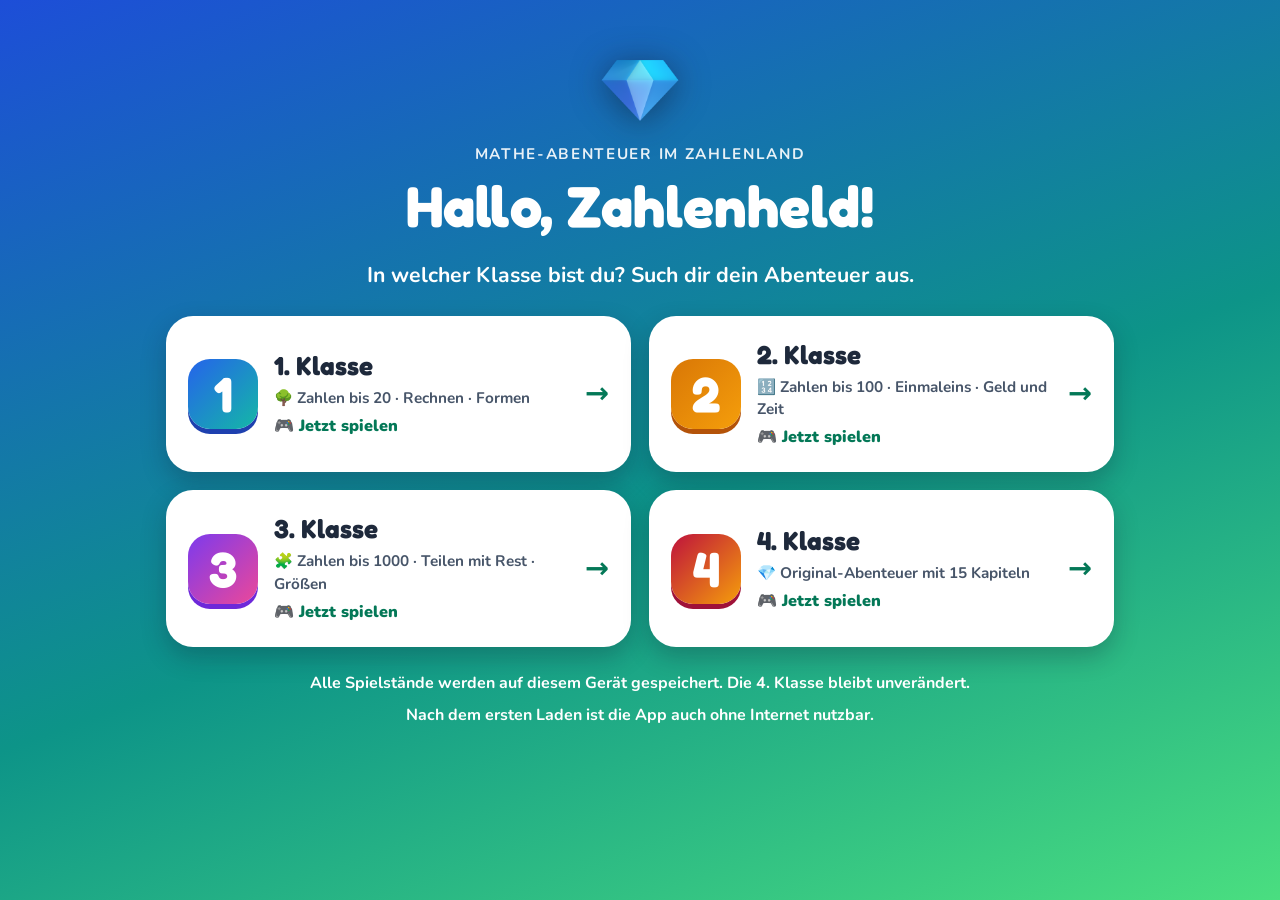
<file: index.html>
<!doctype html>
<html lang="de">
<head>
  <meta charset="utf-8">
  <meta name="viewport" content="width=device-width,initial-scale=1,viewport-fit=cover">
  <meta name="theme-color" content="#1e6fd9">
  <meta name="apple-mobile-web-app-capable" content="yes">
  <meta name="apple-mobile-web-app-title" content="Mathe-Abenteuer">
  <meta name="description" content="Mathe-Abenteuer für Klasse 1 bis 4.">
  <title>Mathe-Abenteuer · Wähle deine Klasse</title>
  <link rel="manifest" href="manifest.json">
  <link rel="icon" href="img/e/gem_stone.png">
  <link rel="apple-touch-icon" href="img/e/gem_stone.png">
  <link rel="stylesheet" href="grades/launcher.css?v=17">
</head>
<body>
  <main class="shell">
    <header class="hero">
      <img src="img/e/gem_stone.png" alt="" width="88" height="88">
      <p class="eyebrow">MATHE-ABENTEUER IM ZAHLENLAND</p>
      <h1>Hallo, Zahlenheld!</h1>
      <p>In welcher Klasse bist du? Such dir dein Abenteuer aus.</p>
    </header>
    <section class="grid" aria-label="Klasse auswählen">
      <a class="grade open" href="klasse1.html">
        <span class="number">1</span><span class="info"><strong>1. Klasse</strong><small>🌳 Zahlen bis 20 · Rechnen · Formen</small><em>🎮 Jetzt spielen</em></span>
        <span class="arrow" aria-hidden="true">→</span>
      </a>
      <a class="grade open" href="klasse2.html">
        <span class="number">2</span><span class="info"><strong>2. Klasse</strong><small>🔢 Zahlen bis 100 · Einmaleins · Geld und Zeit</small><em>🎮 Jetzt spielen</em></span>
        <span class="arrow" aria-hidden="true">→</span>
      </a>
      <a class="grade open" href="klasse3.html">
        <span class="number">3</span><span class="info"><strong>3. Klasse</strong><small>🧩 Zahlen bis 1000 · Teilen mit Rest · Größen</small><em>🎮 Jetzt spielen</em></span>
        <span class="arrow" aria-hidden="true">→</span>
      </a>
      <a class="grade open" href="klasse4.html">
        <span class="number">4</span><span class="info"><strong>4. Klasse</strong><small>💎 Original-Abenteuer mit 15 Kapiteln</small><em>🎮 Jetzt spielen</em></span>
        <span class="arrow" aria-hidden="true">→</span>
      </a>
    </section>
    <footer><p>Alle Spielstände werden auf diesem Gerät gespeichert. Die 4. Klasse bleibt unverändert.</p>
      <p id="offline">Nach dem ersten Laden ist die App auch ohne Internet nutzbar.</p></footer>
  </main>
  <script>
    if ('serviceWorker' in navigator) {
      navigator.serviceWorker.register('sw.js', {updateViaCache:'none'})
        .then(function(r){r.update().catch(function(){});return navigator.serviceWorker.ready;})
        .then(function(){
          var el=document.getElementById('offline');
          if(el) el.textContent='✈️ Offline vorbereitet';
        }).catch(function(){});
    }
  </script>
</body>
</html>
</file>
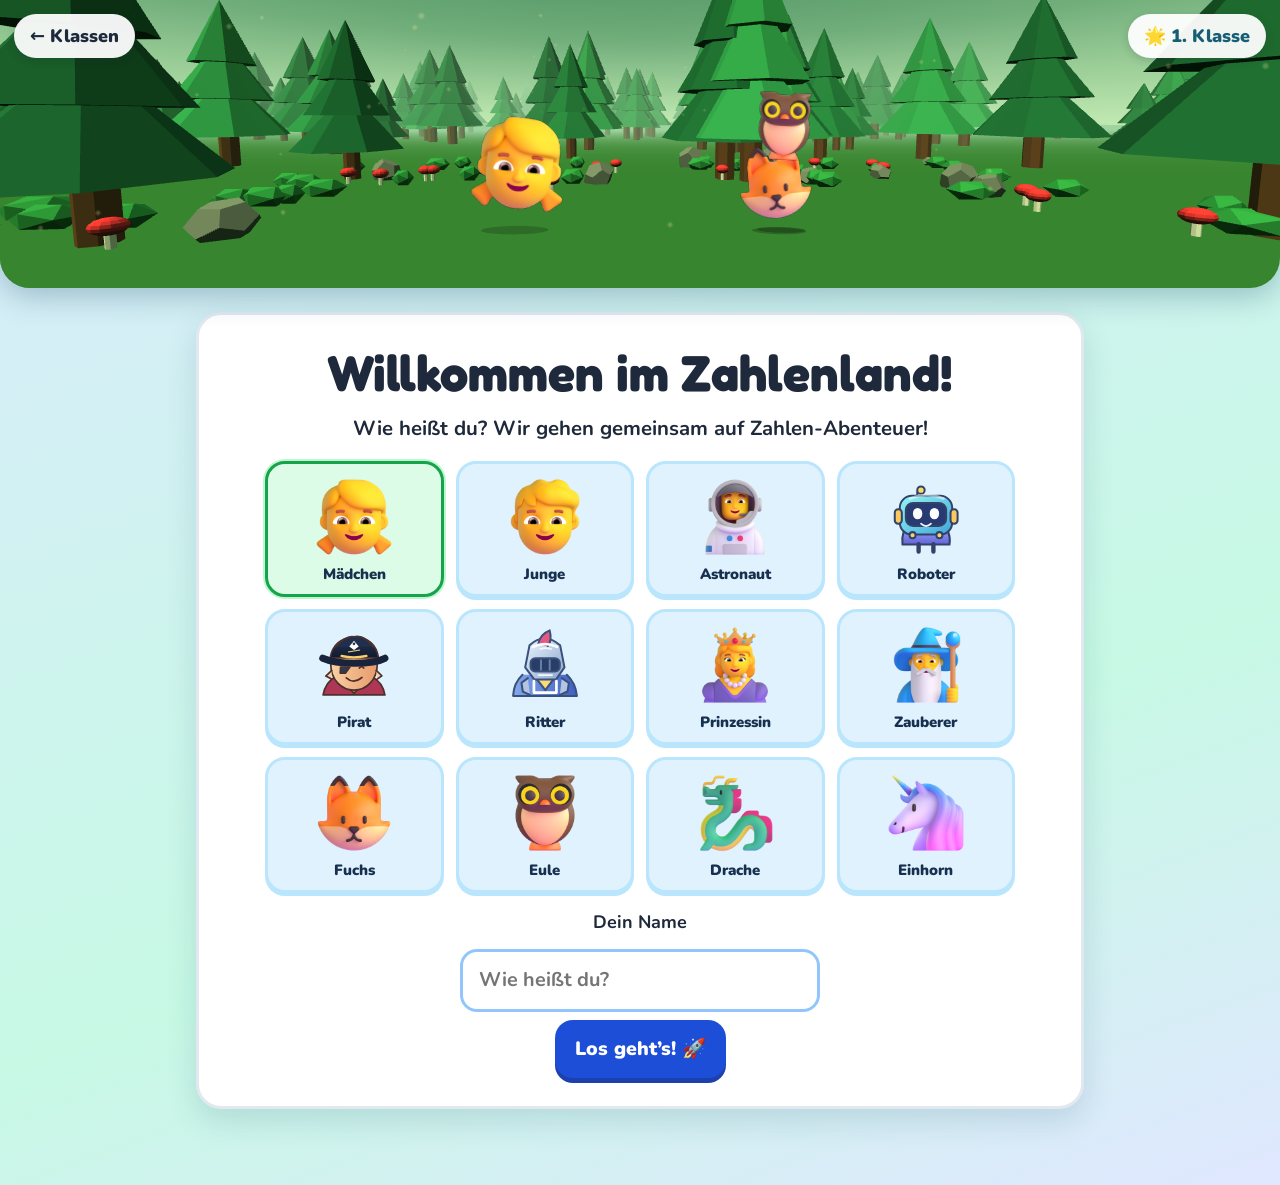
<file: klasse1.html>
<!doctype html>
<html lang="de">
<head>
  <meta charset="utf-8">
  <meta name="viewport" content="width=device-width,initial-scale=1,viewport-fit=cover">
  <meta name="theme-color" content="#2563eb">
  <meta name="apple-mobile-web-app-capable" content="yes">
  <title>Mathe-Abenteuer · 1. Klasse</title>
  <link rel="icon" href="img/e/gem_stone.png">
  <link rel="apple-touch-icon" href="img/e/gem_stone.png">
  <link rel="manifest" href="manifest.json">
  <link rel="stylesheet" href="grades/klasse1.css?v=18">
</head>
<body>
  <div class="world-stage">
    <canvas id="world" aria-hidden="true"></canvas>
    <div class="stage-ui">
      <a class="home-link" href="./" aria-label="Zur Klassenauswahl">← Klassen</a>
      <span class="grade-pill">🌟 1. Klasse</span>
    </div>
  </div>
  <main id="game" aria-live="polite">
    <noscript>Bitte JavaScript einschalten, um zu spielen.</noscript>
  </main>
  <script src="three.min.js?v=15"></script>
  <script src="world3d.js?v=15"></script>
  <script src="grades/catalog.js?v=16"></script>
  <script src="grades/klasse1.js?v=16"></script>
  <script src="grades/avatars.js?v=18"></script>
  <script src="grades/klasse1-app.js?v=18"></script>
</body>
</html>
</file>
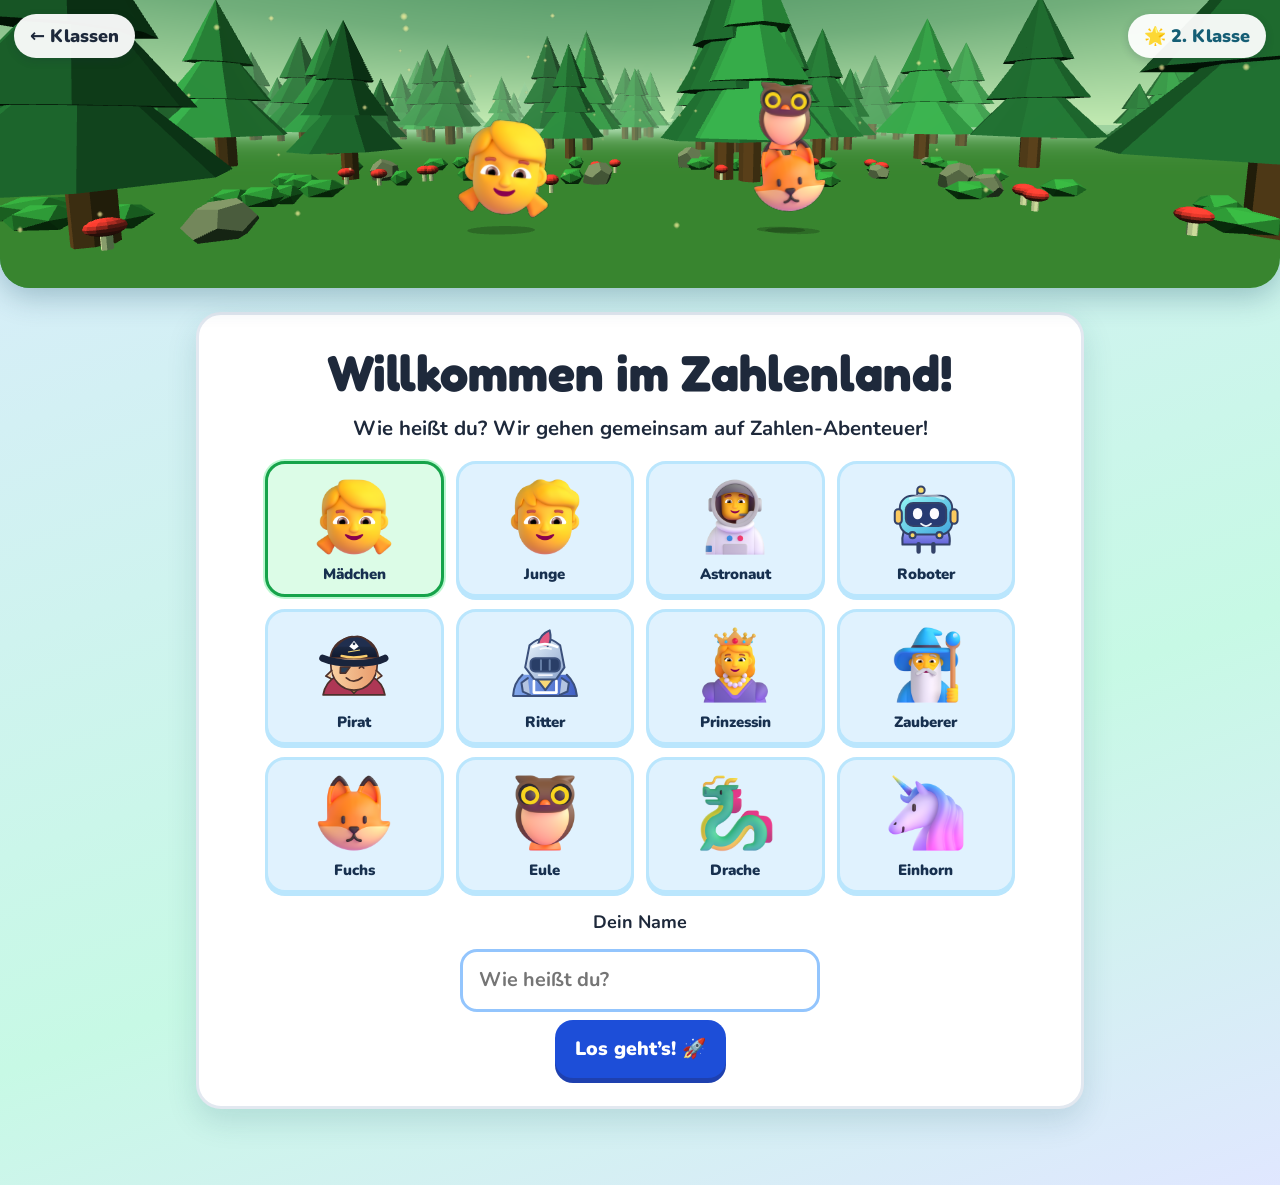
<file: klasse2.html>
<!doctype html>
<html lang="de">
<head>
  <meta charset="utf-8">
  <meta name="viewport" content="width=device-width,initial-scale=1,viewport-fit=cover">
  <meta name="theme-color" content="#0f766e">
  <meta name="apple-mobile-web-app-capable" content="yes">
  <title>Mathe-Abenteuer · 2. Klasse</title>
  <link rel="icon" href="img/e/gem_stone.png">
  <link rel="apple-touch-icon" href="img/e/gem_stone.png">
  <link rel="manifest" href="manifest.json">
  <link rel="stylesheet" href="grades/klasse1.css?v=18">
</head>
<body data-grade="2">
  <div class="world-stage">
    <canvas id="world" aria-hidden="true"></canvas>
    <div class="stage-ui">
      <a class="home-link" href="./" aria-label="Zur Klassenauswahl">← Klassen</a>
      <span class="grade-pill">🌟 2. Klasse</span>
    </div>
  </div>
  <main id="game" aria-live="polite">
    <noscript>Bitte JavaScript einschalten, um zu spielen.</noscript>
  </main>
  <script src="three.min.js?v=15"></script>
  <script src="world3d.js?v=15"></script>
  <script src="grades/catalog.js?v=17"></script>
  <script src="grades/upper-bank.js?v=17"></script>
  <script src="grades/avatars.js?v=18"></script>
  <script src="grades/upper-app.js?v=18"></script>
</body>
</html>
</file>
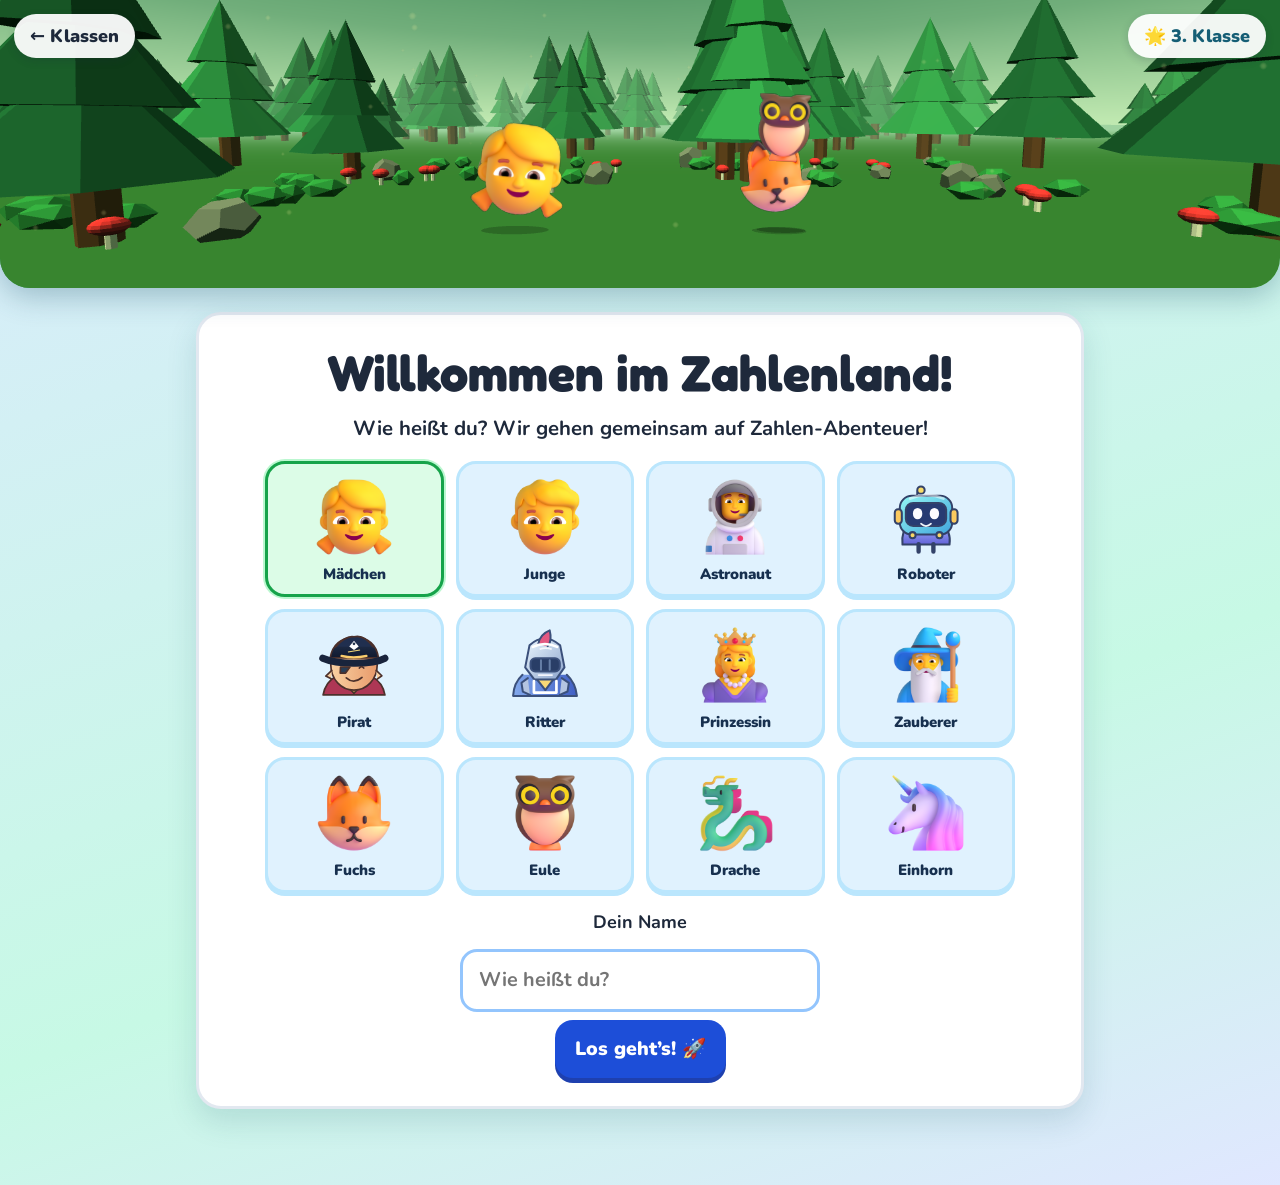
<file: klasse3.html>
<!doctype html>
<html lang="de">
<head>
  <meta charset="utf-8">
  <meta name="viewport" content="width=device-width,initial-scale=1,viewport-fit=cover">
  <meta name="theme-color" content="#7c3aed">
  <meta name="apple-mobile-web-app-capable" content="yes">
  <title>Mathe-Abenteuer · 3. Klasse</title>
  <link rel="icon" href="img/e/gem_stone.png">
  <link rel="apple-touch-icon" href="img/e/gem_stone.png">
  <link rel="manifest" href="manifest.json">
  <link rel="stylesheet" href="grades/klasse1.css?v=18">
</head>
<body data-grade="3">
  <div class="world-stage">
    <canvas id="world" aria-hidden="true"></canvas>
    <div class="stage-ui">
      <a class="home-link" href="./" aria-label="Zur Klassenauswahl">← Klassen</a>
      <span class="grade-pill">🌟 3. Klasse</span>
    </div>
  </div>
  <main id="game" aria-live="polite">
    <noscript>Bitte JavaScript einschalten, um zu spielen.</noscript>
  </main>
  <script src="three.min.js?v=15"></script>
  <script src="world3d.js?v=15"></script>
  <script src="grades/catalog.js?v=17"></script>
  <script src="grades/upper-bank.js?v=17"></script>
  <script src="grades/avatars.js?v=18"></script>
  <script src="grades/upper-app.js?v=18"></script>
</body>
</html>
</file>
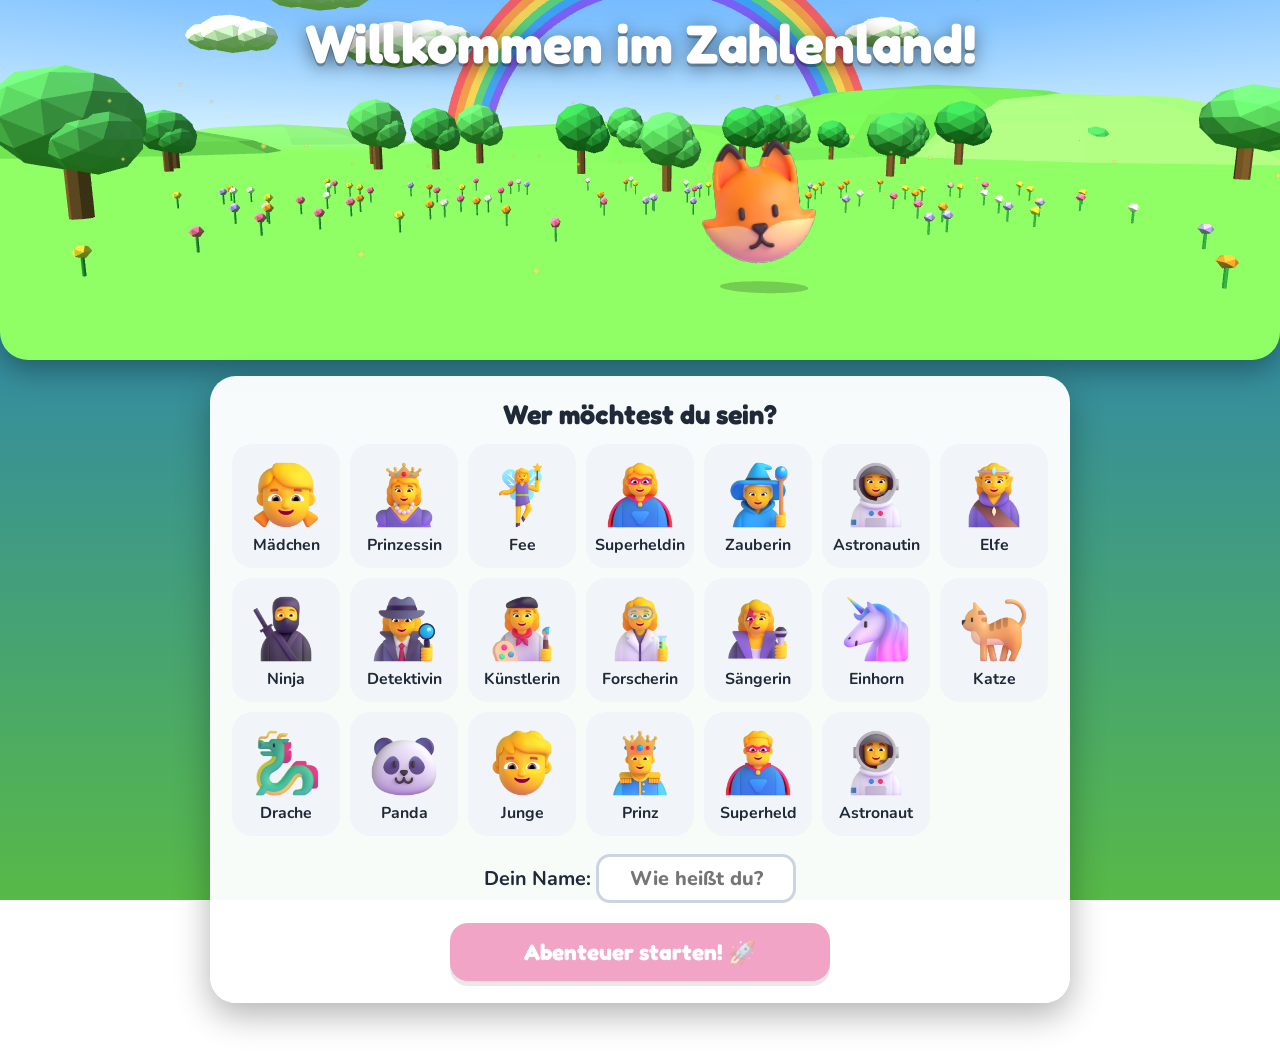
<file: klasse4.html>
<!DOCTYPE html>
<html lang="de">
<head>
<meta charset="UTF-8">
<meta name="viewport" content="width=device-width, initial-scale=1.0">
<meta name="theme-color" content="#1e6fd9">
<meta name="apple-mobile-web-app-capable" content="yes">
<title>Mathe-Abenteuer im Zahlenland</title>
<link rel="icon" href="img/e/gem_stone.png">
<link rel="apple-touch-icon" href="img/e/gem_stone.png">
<link rel="manifest" href="manifest.json">
<link rel="stylesheet" href="style.css?v=15">
</head>
<body>
<canvas id="gl"></canvas>
<div id="app"></div>
<div id="fx"></div>
<script src="three.min.js"></script>
<script src="tasks.js?v=15"></script>
<script src="tasks2.js?v=15"></script>
<script src="story.js?v=15"></script>
<script src="story2.js?v=15"></script>
<script src="world3d.js?v=15"></script>
<script src="game.js?v=15"></script>
</body>
</html>
</file>
<file: grades/launcher.css>
@font-face{font-family:Fredoka;src:url(../fonts/fredoka.woff2) format('woff2');font-display:swap}
@font-face{font-family:Nunito;src:url(../fonts/nunito.woff2) format('woff2');font-display:swap}
*{box-sizing:border-box}
html{font-size:18px;-webkit-text-size-adjust:100%}
body{min-height:100vh;min-height:100dvh;margin:0;font:700 1rem/1.45 Nunito,system-ui,-apple-system,sans-serif;color:#1e293b;background:linear-gradient(160deg,#1d4ed8,#0d9488 55%,#4ade80);background-attachment:fixed}
.shell{max-width:980px;margin:auto;padding:clamp(20px,4vw,38px) 16px 40px}
.hero{text-align:center;color:#fff;margin-bottom:25px}
.hero img{filter:drop-shadow(0 4px 16px #0f172a80);width:88px;height:88px;object-fit:contain}
.eyebrow{font-size:.85rem;letter-spacing:.11em;opacity:.9;margin:10px 0}
h1{font:900 clamp(2rem,6vw,3.2rem)/1.1 Fredoka,Nunito,sans-serif;margin:6px 0 14px}
.hero>p:last-child{font-size:1.18rem}
.grid{display:grid;grid-template-columns:repeat(2,minmax(0,1fr));gap:18px}
.grade{display:flex;gap:16px;align-items:center;background:#fff;border:4px solid #ffffffd9;border-radius:27px;text-decoration:none;color:#1e293b;box-shadow:0 10px 25px #0f172a40;padding:19px 18px;min-height:143px}
.grade.open{transition:transform .12s}
.grade.open:focus-visible{outline:5px solid #facc15;outline-offset:4px}
.grade.open:active{transform:scale(.975)}
.grade.coming{opacity:.7;border-style:dashed;cursor:default}
.number{flex:0 0 70px;width:70px;height:70px;border-radius:22px;display:grid;place-items:center;color:#fff;font:900 2.75rem Fredoka,Nunito,sans-serif;background:linear-gradient(135deg,#2563eb,#14b8a6);box-shadow:0 5px 0 #1e40af}
.grade:nth-child(2) .number{background:linear-gradient(135deg,#d97706,#f59e0b);box-shadow:0 5px 0 #b45309}
.grade:nth-child(3) .number{background:linear-gradient(135deg,#7c3aed,#ec4899);box-shadow:0 5px 0 #6d28d9}
.grade:nth-child(4) .number{background:linear-gradient(135deg,#be123c,#f59e0b);box-shadow:0 5px 0 #9f1239}
.info{flex:1;min-width:0}.info strong{font:900 1.45rem Fredoka,Nunito,sans-serif;display:block}
.info small{display:block;color:#475569;margin:6px 0;font-size:.85rem}
.info em{display:block;color:#047857;font-size:.9rem;font-style:normal;font-weight:900}
.coming .info em{color:#9a3412}
.arrow{font-size:1.6rem;color:#047857}
footer{text-align:center;color:#fff;margin-top:25px;font-size:.89rem}
footer p{margin:8px auto}
@media(max-width:720px){.grid{grid-template-columns:1fr;gap:13px}.grade{min-height:126px;padding:15px}.number{flex-basis:64px;width:64px;height:64px}}
</file>
<file: grades/klasse1.css>
@font-face{font-family:Fredoka;src:url(../fonts/fredoka.woff2) format('woff2');font-display:swap}
@font-face{font-family:Nunito;src:url(../fonts/nunito.woff2) format('woff2');font-display:swap}
:root{color-scheme:light;--ink:#1e293b;--blue:#1d4ed8;--sky:#dbeafe;--gold:#fbbf24}
*{box-sizing:border-box}
html{font-size:18px;-webkit-text-size-adjust:100%}
body{margin:0;min-height:100vh;min-height:100dvh;font:700 1rem/1.45 Nunito,system-ui,-apple-system,sans-serif;background:linear-gradient(160deg,#dbeafe,#c7f9e5 65%,#e0e7ff);color:var(--ink)}
button,input,textarea{font:inherit}
button{cursor:pointer;touch-action:manipulation}
button:disabled{cursor:not-allowed;opacity:.65}
a{color:inherit}
.world-stage{height:clamp(190px,32vh,310px);position:relative;background:linear-gradient(120deg,#4caedf,#65cf80);overflow:hidden;box-shadow:0 8px 30px #164e6350;border-radius:0 0 30px 30px}
#world{height:100%;width:100%;display:block}
.stage-ui{position:absolute;inset:0 0 auto;display:flex;justify-content:space-between;align-items:center;padding:14px max(14px,env(safe-area-inset-right)) 0 max(14px,env(safe-area-inset-left));pointer-events:none}
.stage-ui>*{pointer-events:auto}
.home-link,.grade-pill{background:#fffffff0;padding:9px 16px;border-radius:99px;font-weight:900;text-decoration:none;box-shadow:0 3px 9px #1e293b2e}
.grade-pill{color:#155e75}
#game{width:min(920px,100%);margin:0 auto;padding:24px 16px max(60px,env(safe-area-inset-bottom))}
h1,h2,h3{font-family:Fredoka,Nunito,sans-serif;line-height:1.18;margin:0 0 12px}
h1{font-size:clamp(1.8rem,4vw,2.8rem)}h2{font-size:clamp(1.4rem,3vw,2rem)}h3{font-size:1.3rem}
p{margin:9px 0 17px}
.muted{color:#475569}.small{font-size:.9rem}.center{text-align:center}
.card{background:#fff;border:3px solid #e2e8f0;border-radius:25px;padding:clamp(16px,3.2vw,28px);box-shadow:0 12px 30px #164e6326;margin-bottom:16px}
.lead{font-size:1.13rem}
.topline{display:flex;justify-content:space-between;align-items:center;gap:12px;flex-wrap:wrap;margin-bottom:16px}
.counter{background:#fef3c7;color:#92400e;border-radius:100px;padding:7px 14px;font-weight:900}
.actions{display:flex;gap:12px;flex-wrap:wrap;justify-content:center;margin-top:18px}
.btn{border:0;background:var(--blue);color:white;border-radius:18px;padding:15px 20px;font-weight:900;font-size:1.08rem;box-shadow:0 5px 0 #1e40af;min-height:54px}
.btn:focus-visible,.choice:focus-visible,.world:focus-visible{outline:4px solid #f59e0b;outline-offset:3px}
.btn:active:not(:disabled){transform:translateY(3px);box-shadow:0 2px 0 #1e40af}
.btn.alt{background:#0f766e;box-shadow:0 5px 0 #115e59}
.btn.soft{background:#eef2ff;color:#3730a3;box-shadow:0 4px 0 #c7d2fe}
.btn.warn{background:#b91c1c;box-shadow:0 4px 0 #7f1d1d}
.grid{display:grid;grid-template-columns:repeat(auto-fit,minmax(230px,1fr));gap:14px}
.world{width:100%;background:linear-gradient(130deg,#eff6ff,#fff);border:3px solid #bfdbfe;border-radius:23px;padding:18px;text-align:left;box-shadow:0 5px 0 #bfdbfe}
.world .emoji{font-size:2.6rem;display:block;margin-bottom:5px}
.world strong{font:900 1.4rem Fredoka,Nunito,sans-serif;display:block}
.world .description{display:block;font-size:.88rem;color:#475569;margin-top:4px}
.levels{display:flex;gap:8px;margin-top:12px;flex-wrap:wrap}
.level{background:#dbeafe;color:#1e40af;border-radius:13px;padding:9px 13px;border:2px solid #93c5fd;font-weight:900}
.level:disabled{opacity:1}
.mini-stars{color:#b45309;font-size:.85rem;white-space:nowrap}
.progress{height:13px;background:#e2e8f0;border-radius:100px;overflow:hidden;margin:12px 0}
.progress>div{height:100%;background:linear-gradient(90deg,#10b981,#facc15)}
.question{font:900 clamp(1.6rem,4.5vw,2.6rem)/1.2 Fredoka,Nunito,sans-serif;text-align:center;margin:18px 0 22px}
.picture{font-size:2rem;text-align:center;margin:16px 0 20px;line-height:1.7;overflow-wrap:anywhere}
.picture>div{max-width:660px;margin:auto}
.options{display:grid;grid-template-columns:repeat(2,minmax(0,1fr));gap:12px}
.choice{border:3px solid #bfdbfe;background:#eff6ff;border-radius:20px;min-height:86px;font:900 clamp(1.2rem,3vw,1.9rem) Fredoka,Nunito,sans-serif;color:#1e3a8a;word-break:break-word;padding:12px}
.choice:active:not(:disabled){transform:scale(.97)}
.choice.good{border-color:#22c55e;background:#dcfce7;color:#166534}
.choice.bad{border-color:#ef4444;background:#fee2e2;color:#991b1b}
.choice:disabled{opacity:1}
.feedback{background:#fef9c3;border:3px dashed #eab308;border-radius:19px;padding:15px;margin:19px 0 10px;font-size:1.1rem}
.feedback.ok{background:#dcfce7;border-color:#22c55e}
.story-card{display:flex;align-items:center;gap:15px;text-align:left}
.story-card .chapter{font-size:2.8rem}
.story-card strong{font:900 1.25rem Fredoka,Nunito,sans-serif;display:block}
.story-card p{margin:4px 0}
.story-card.locked{opacity:.55}
.story-intro{font-size:1.2rem;line-height:1.6;background:#eff6ff;padding:18px;border-radius:18px}
.name-input{display:block;width:min(360px,100%);padding:14px 16px;border:3px solid #93c5fd;border-radius:17px;margin:14px auto 8px;min-height:56px;font-size:1.1rem}
.avatars{display:flex;justify-content:center;gap:16px;margin:16px auto;flex-wrap:wrap}
.avatar{background:#e0f2fe;border:3px solid #bae6fd;border-radius:23px;padding:13px;min-width:110px}
.avatar.chosen{background:#dcfce7;border-color:#22c55e}
.avatar img{height:80px;width:80px;object-fit:contain;display:block;margin:auto}
textarea{display:block;resize:vertical;width:100%;min-height:92px;padding:12px;border:2px solid #94a3b8;border-radius:12px;font:600 .78rem ui-monospace,monospace;user-select:text;-webkit-user-select:text}
.footer{display:flex;gap:10px;align-items:center;justify-content:center;flex-wrap:wrap;margin-top:20px}
.footer button{border:0;background:#ffffffe3;padding:11px 16px;border-radius:99px;font-weight:900}
@media(max-width:460px){html{font-size:16px}.options{gap:9px}.choice{min-height:73px}.world-stage{height:205px}.card{padding:17px}}
@media(prefers-reduced-motion:reduce){*,*::before,*::after{animation:none!important;transition:none!important}}

/* Character picker: all twelve avatars fit neatly on iPad, even in landscape mode. */
.avatars{display:grid;grid-template-columns:repeat(4,minmax(0,1fr));gap:12px;width:100%;max-width:750px;margin:16px auto}
.avatar{min-width:0;display:flex;flex-direction:column;align-items:center;justify-content:center;gap:6px;min-height:130px;padding:10px;border:3px solid #bae6fd;background:#e0f2fe;border-radius:20px;color:#17304f;box-shadow:0 3px 0 #bae6fd}
.avatar.chosen{background:#dcfce7;border-color:#16a34a;box-shadow:0 0 0 2px #bbf7d0}
.avatar img{display:block;width:86px;height:86px;max-width:100%;object-fit:contain;margin:0 auto}
.avatar span{font:900 .83rem/1.2 Nunito,system-ui,sans-serif;overflow-wrap:anywhere;text-align:center}
@media(max-width:530px){.avatars{grid-template-columns:repeat(3,minmax(0,1fr));gap:9px}.avatar{min-height:112px;padding:8px}.avatar img{width:70px;height:70px}.avatar span{font-size:.76rem}}
</file>
<file: style.css>
@font-face{font-family:'Fredoka';src:url(fonts/fredoka.woff2) format('woff2');font-weight:300 700;font-display:swap}
@font-face{font-family:'Nunito';src:url(fonts/nunito.woff2) format('woff2');font-weight:200 1000;font-display:swap}
*{box-sizing:border-box;margin:0;padding:0;-webkit-tap-highlight-color:transparent}
:root{--ink:#1f2937;--head:'Fredoka','Nunito',system-ui,sans-serif;--sh:40vh;--bgA:#1e6fd9;--bgB:#57b947}
html{font-size:18px}
body{font-family:'Nunito',system-ui,-apple-system,'Segoe UI',sans-serif;font-weight:700;color:var(--ink);min-height:100vh;min-height:100dvh;background:linear-gradient(180deg,var(--bgA),var(--bgB)) fixed;overflow-x:hidden;transition:background .5s}
#gl{position:absolute;top:0;left:0;width:100%;height:var(--sh);display:block;border-radius:0 0 28px 28px;box-shadow:0 10px 30px rgba(0,0,0,.35)}
body.nogl #gl{background:linear-gradient(180deg,#7cc4ff,#9be37d)}
#app{max-width:1100px;margin:0 auto;padding:0 16px 48px;position:relative}
button{font:inherit;color:inherit;border:none;cursor:pointer;background:none}
button:disabled{cursor:default}

/* Bühne */
.stagehit{height:var(--sh);position:relative;margin-bottom:16px;user-select:none}
.title{font-family:var(--head);color:#fff;text-align:center;font-size:clamp(1.7rem,5vw,3rem);padding-top:14px;text-shadow:0 3px 0 rgba(0,0,0,.25),0 4px 18px rgba(0,0,0,.5);pointer-events:none;line-height:1.1}
.back,.pill,.hud span{background:rgba(255,255,255,.92);border-radius:999px;padding:8px 16px;font-weight:800;box-shadow:0 3px 10px rgba(0,0,0,.25)}
.stagehit>.back{position:absolute;left:0;top:12px;z-index:3}
.back:active,.pill:active{transform:scale(.95)}
.hud{position:absolute;right:0;top:12px;display:flex;gap:8px;z-index:3}
.hud span{padding:6px 12px;font-size:.95rem}
@media(max-width:700px){.title{padding-top:58px}}
.stagetop{display:flex;align-items:center;gap:10px;padding-top:10px}
.strip{flex:1;display:flex;gap:6px;justify-content:center;flex-wrap:wrap}
.strip button{width:38px;height:38px;border-radius:12px;background:rgba(255,255,255,.92);font-weight:800;box-shadow:0 2px 6px rgba(0,0,0,.3);font-size:.95rem}
.strip .lock{background:rgba(30,41,59,.55);color:#fff;font-size:.8rem}
.strip .now{background:#facc15;transform:scale(1.18);box-shadow:0 0 0 3px #fff,0 3px 10px rgba(0,0,0,.4)}
.strip .fresh{animation:fresh 1s 3;background:#bbf7d0}
@keyframes fresh{50%{transform:scale(1.35) rotate(8deg)}}
.chlabel{position:absolute;left:0;bottom:8px;color:#fff;font-family:var(--head);text-shadow:0 2px 8px rgba(0,0,0,.6);font-size:1.05rem;background:rgba(0,0,0,.25);padding:3px 12px;border-radius:999px}

/* Geschichte */
.story{max-width:860px;margin:0 auto}
.caption{background:#fff;border-radius:24px;padding:14px 18px;display:flex;gap:14px;align-items:center;box-shadow:0 10px 30px rgba(0,0,0,.3);min-height:92px;cursor:pointer;position:relative;animation:pop .25s}
.caption>img{width:68px;height:68px;flex:none;filter:drop-shadow(0 3px 5px rgba(0,0,0,.25))}
.caption b{font-family:var(--head);font-size:1.05rem;color:#be123c;display:block}
.caption p{font-size:1.2rem;line-height:1.35;font-weight:700}
.caption .narr p{font-style:italic;color:#475569}
.tapnext{margin-left:auto;font-size:1.5rem;color:#2563eb;animation:nudge 1s infinite}
@keyframes nudge{50%{transform:translateX(6px)}}
.capend{width:100%}.capend .btn{margin:4px auto}
#task .card{margin-top:14px}

/* Menüs */
.menu{display:grid;grid-template-columns:repeat(auto-fill,minmax(250px,1fr));gap:14px}
.mode{display:flex;align-items:center;gap:12px;text-align:left;padding:14px 16px;border-radius:24px;color:#fff;background:linear-gradient(135deg,var(--a),var(--b));box-shadow:0 6px 0 rgba(0,0,0,.22),0 12px 26px rgba(0,0,0,.25);transition:transform .12s;border:3px solid rgba(255,255,255,.55)}
.mode:hover{transform:translateY(-3px) rotate(-.5deg)}.mode:active{transform:translateY(3px)}
.mode img{width:64px;height:64px;flex:none;filter:drop-shadow(0 4px 6px rgba(0,0,0,.3))}
.mode b{display:block;font-family:var(--head);font-size:1.35rem;line-height:1.1}
.mode small{font-size:.9rem;opacity:.95;font-weight:700}
.mode.big{grid-column:1/-1;padding:20px 22px}.mode.big img{width:92px;height:92px}.mode.big b{font-size:1.9rem}.mode.big small{font-size:1.05rem}
.mode.big i{margin-left:auto;font-style:normal;font-size:2rem;background:#fff;color:var(--a);border-radius:50%;width:60px;height:60px;display:grid;place-items:center;flex:none;animation:nudge 1.2s infinite}
.foot{display:flex;gap:10px;justify-content:center;flex-wrap:wrap;margin-top:22px}
.chapters{display:grid;grid-template-columns:repeat(auto-fill,minmax(300px,1fr));gap:14px}
.chapter{display:flex;gap:14px;align-items:center;text-align:left;padding:16px;border-radius:24px;color:#fff;background:linear-gradient(135deg,var(--a),var(--b));box-shadow:0 6px 0 rgba(0,0,0,.22),0 12px 26px rgba(0,0,0,.25);border:3px solid rgba(255,255,255,.55);transition:transform .12s}
.chapter:hover{transform:translateY(-3px)}
.chapter>span{flex:1;min-width:0}
.chapter b{display:block;font-family:var(--head);font-size:1.4rem;line-height:1.15}
.chapter small{font-size:.9rem;display:block}
.gemimg{width:70px;height:70px;flex:none;filter:drop-shadow(0 4px 8px rgba(0,0,0,.35))}
.bar{display:block;height:10px;background:rgba(255,255,255,.35);border-radius:99px;overflow:hidden;margin:7px 0 4px}
.bar i{display:block;height:100%;background:#fde047;border-radius:99px}
.locked{filter:grayscale(.85) brightness(.8);cursor:default}.locked:hover{transform:none}
.wicon{font-size:2rem;background:#fff;border-radius:50%;width:60px;height:60px;display:grid;place-items:center;flex:none}
.wthumbs{display:flex;margin:6px 0 2px 10px}
.wthumbs img{width:46px;height:46px;border-radius:50%;object-fit:cover;border:3px solid #fff;margin-left:-10px}
.hid,.wthumbs img.hid{filter:grayscale(1) brightness(.35) blur(2px)}
.stars{color:#facc15;letter-spacing:2px;text-shadow:0 1px 3px rgba(0,0,0,.35)}.stars .off{color:rgba(255,255,255,.45)}
.panel{background:rgba(255,255,255,.96);border-radius:26px;padding:22px;max-width:860px;margin:0 auto;box-shadow:0 12px 34px rgba(0,0,0,.3)}
.panel h2{font-family:var(--head);text-align:center;margin-bottom:14px;font-size:1.5rem}
.hint{color:#475569;font-weight:600;text-align:center;margin:10px 0;line-height:1.45}
.heroes{display:grid;grid-template-columns:repeat(auto-fill,minmax(104px,1fr));gap:10px}
.hero{background:#f1f5f9;border:4px solid transparent;border-radius:20px;padding:10px 4px 8px;display:flex;flex-direction:column;align-items:center;gap:2px;transition:transform .12s}
.hero img{width:74px;height:74px}.hero span{font-size:.88rem}
.hero:hover{transform:scale(1.06)}.hero.sel{border-color:#e11d74;background:#fce7f3;transform:scale(1.08)}
.namel{display:block;text-align:center;margin-top:18px;font-size:1.1rem}
.namel input{font:inherit;font-weight:800;border:3px solid #cbd5e1;border-radius:14px;padding:8px 14px;width:200px;text-align:center}
.trow{display:grid;grid-template-columns:170px 1fr 60px 100px;gap:10px;align-items:center;margin:8px 0}
.trow .bar{background:#e2e8f0;height:14px;margin:0}.trow small{color:#64748b;font-size:.8rem}
@media(max-width:600px){.trow{grid-template-columns:120px 1fr 50px}.trow small{display:none}}

/* Training */
.rule{background:rgba(255,255,255,.95);border-radius:20px;padding:14px 20px;max-width:760px;margin:0 auto 18px;font-size:1rem;line-height:1.5;box-shadow:0 6px 20px rgba(0,0,0,.25);font-weight:600}
.levels{display:grid;grid-template-columns:repeat(auto-fit,minmax(230px,1fr));gap:18px;max-width:900px;margin:0 auto}
.level{background:rgba(255,255,255,.96);border-radius:26px;padding:20px 16px;display:flex;flex-direction:column;align-items:center;gap:8px;box-shadow:0 10px 30px rgba(0,0,0,.3);transition:transform .15s}
.level:hover{transform:translateY(-4px)}
.level .photo{width:150px;height:150px;border-radius:50%;overflow:hidden;border:6px solid var(--c);filter:none}
.level .photo img{width:100%;height:100%;object-fit:cover}
.level .photo.hid img{filter:grayscale(1) brightness(.3) blur(4px)}
.level b{font-family:var(--head);font-size:1.25rem}.level small{color:#64748b}
.level .stars{font-size:1.6rem}.level .stars .off{color:#d1d5db}
.level .go{background:var(--c);color:#fff;border-radius:999px;padding:9px 22px;margin-top:4px}
.level.locked .go{background:#94a3b8}

/* Quiz */
.quiz{max-width:820px;margin:0 auto}
.topbar{display:flex;align-items:center;gap:14px;margin-bottom:18px}
.track{flex:1;height:18px;background:rgba(255,255,255,.4);border-radius:999px;position:relative;border:2px solid rgba(255,255,255,.8)}
.fill{height:100%;border-radius:999px;transition:width .5s}
.runner{position:absolute;top:50%;width:46px;height:46px;transform:translate(-50%,-55%);transition:left .5s;filter:drop-shadow(0 3px 4px rgba(0,0,0,.4))}
.haus{position:absolute;right:-8px;top:50%;transform:translateY(-55%);font-size:1.6rem}
.streak{color:#fff;font-weight:800;opacity:.7;min-width:60px;text-align:right;text-shadow:0 2px 6px rgba(0,0,0,.4)}.streak.on{opacity:1;transform:scale(1.12)}
.card{background:rgba(255,255,255,.98);border-radius:28px;padding:24px;box-shadow:0 14px 40px rgba(0,0,0,.35);position:relative;animation:pop .25s}
.badge{display:inline-block;background:#fef3c7;color:#92400e;border-radius:999px;padding:3px 12px;font-size:.85rem;margin-bottom:8px}
.prompt{font-size:1.3rem;line-height:1.4;text-align:center;font-weight:700}
.prompt b{color:#be123c;font-weight:800}
.wort{display:inline-block;margin-top:8px;font-size:1.2rem;background:#f1f5f9;border-radius:12px;padding:6px 14px;word-break:break-word;font-weight:800}
.visual,.inter{margin:14px auto 4px;text-align:center}
.inter svg{touch-action:manipulation;cursor:pointer}
svg{max-width:100%;height:auto;font-family:'Nunito',sans-serif}
svg.zs{width:100%}svg.kreis{width:220px}svg.shape{width:230px}svg.shape.small{width:170px}.row4 svg.shape.small{width:120px}
svg.plan,svg.gitter{width:100%;max-width:540px;border-radius:14px;border:2px solid #cbd5e1}
svg.zk{width:100%;max-width:400px}
.opts{display:grid;grid-template-columns:1fr 1fr;gap:12px;margin-top:18px}
.opts.long{grid-template-columns:1fr}
.opt{background:#f8fafc;border:3px solid #e2e8f0;border-radius:18px;padding:13px 12px;font-size:1.15rem;font-weight:800;transition:all .12s;min-height:58px}
.opts.long .opt{font-size:1.02rem}
.opt:hover:not(:disabled){border-color:#94a3b8}
.opt.sel{border-color:#2563eb;background:#dbeafe;transform:scale(1.02)}
.opt.right{border-color:#16a34a;background:#dcfce7}.opt.wrong{border-color:#e11d48;background:#ffe4e6}
.fields{margin-top:18px;text-align:center;font-size:1.45rem;font-weight:800;line-height:2.6}
.fields .lbl{display:block;font-size:.95rem;color:#64748b;line-height:1.2;margin-top:8px}
.field{display:inline-block;min-width:150px;height:56px;vertical-align:middle;border:3px solid #cbd5e1;border-radius:14px;background:#f8fafc;font-size:1.45rem;font-weight:800;padding:0 12px;margin:0 4px}
.field.act{border-color:#2563eb;background:#eff6ff;box-shadow:0 0 0 4px #bfdbfe}
.field.right{border-color:#16a34a;background:#dcfce7}.field.wrong{border-color:#e11d48;background:#ffe4e6}
.keys{display:grid;grid-template-columns:repeat(6,1fr);gap:8px;max-width:460px;margin:14px auto 0}
.keys button{background:#e2e8f0;border-radius:14px;height:54px;font-size:1.4rem;font-weight:800}
.keys button:active{background:#94a3b8;transform:scale(.95)}
.keys .del{background:#fecaca}.keys .nxt{background:#bfdbfe}
.nudge{display:flex;justify-content:center;align-items:center;gap:14px;color:#64748b;font-size:.95rem}
.nudge button{background:#e2e8f0;border-radius:12px;width:54px;height:44px}
.btn{display:block;width:100%;max-width:380px;margin:20px auto 0;color:#fff;border-radius:18px;padding:15px 20px;font-size:1.25rem;font-weight:800;font-family:var(--head);box-shadow:0 5px 0 rgba(0,0,0,.22);transition:transform .08s}
.btn:active{transform:translateY(3px);box-shadow:0 2px 0 rgba(0,0,0,.22)}
.btn:disabled{opacity:.4}.btn.sec{background:#fff;color:var(--ink)}
.fb{border-radius:18px;padding:14px 18px;margin-top:16px;line-height:1.5;font-weight:600;animation:pop .25s}
.fb h3{font-family:var(--head);font-size:1.3rem}
.fb.good{background:#dcfce7;color:#14532d;text-align:center}
.fb.bad{background:#fff7ed;border:2px solid #fed7aa}.fb.bad h3{color:#c2410c;margin-bottom:6px}
.fb p{margin:6px 0}.fb ul{margin:6px 0 6px 22px}
.fb .sol{font-size:1.12rem}.fb .tip{background:#fef9c3;border-radius:10px;padding:6px 10px;font-size:.95rem}
.fb .again{color:#9a3412;font-size:.9rem}.fb svg{display:block;margin:6px auto}
.row4{display:grid;grid-template-columns:repeat(4,1fr);gap:4px;text-align:center}.row4 small{display:block}
.tafel{border-collapse:collapse;margin:6px auto 10px;font-size:1.25rem}
.tafel th,.tafel td{border:2px solid #94a3b8;width:48px;height:38px;text-align:center;background:#fff}
.tafel th{background:#e2e8f0;font-size:.95rem}
.tafel .hi{background:#bbf7d0;border-color:#16a34a}.tafel .look{background:#fde68a;border-color:#d97706}
@keyframes pop{from{transform:scale(.95);opacity:0}to{transform:none;opacity:1}}

/* Ergebnis, Album */
.result{max-width:600px;margin:0 auto;text-align:center;color:#fff;text-shadow:0 2px 10px rgba(0,0,0,.45)}
.result h1{font-family:var(--head);font-size:2.6rem}
.result>p{font-size:1.1rem;margin:6px 0 12px}
.bigstars{font-size:3.2rem;font-family:var(--head)}
.btns{display:flex;flex-wrap:wrap;gap:12px;justify-content:center}.btns .btn{width:auto;margin:14px 0 0;text-shadow:none}
.result .rule{text-shadow:none;color:var(--ink);margin-top:14px;text-align:left}
.review{max-width:820px;margin:26px auto 0}.review h2{color:#fff;font-family:var(--head);text-align:center;margin-bottom:12px;text-shadow:0 2px 8px rgba(0,0,0,.4)}
.review .card{margin-bottom:14px}
.acard{background:#fff;color:var(--ink);text-shadow:none;border-radius:24px;overflow:hidden;box-shadow:0 12px 34px rgba(0,0,0,.4);border:5px solid #fff;text-align:left;max-width:420px;margin:0 auto}
.acard img{display:block;width:100%;aspect-ratio:4/3;object-fit:cover}
.acard div{padding:12px 16px 16px}
.acard b{display:block;font-family:var(--head);font-size:1.35rem}
.acard span{font-weight:600;font-size:.98rem;line-height:1.4}
.acard .stars{display:inline;font-size:1rem}.acard .stars .off{color:#d1d5db}
.acard.hidcard{display:block;width:100%;padding:0;font:inherit;cursor:pointer}
.acard.hidcard img{filter:grayscale(1) brightness(.25) blur(10px)}
.acard.flip{animation:flip .9s ease-out}
@keyframes flip{0%{transform:perspective(900px) rotateY(180deg) scale(.6);opacity:0}60%{transform:perspective(900px) rotateY(-12deg) scale(1.05);opacity:1}100%{transform:none}}
.album{display:grid;grid-template-columns:repeat(auto-fill,minmax(230px,1fr));gap:18px}

/* Meine Welt */
.stagehit.my{touch-action:none;cursor:grab}
.mytools{position:absolute;bottom:10px;left:50%;transform:translateX(-50%);display:flex;gap:8px;background:rgba(255,255,255,.92);padding:8px 12px;border-radius:999px;box-shadow:0 4px 12px rgba(0,0,0,.3);white-space:nowrap}
.mytools button{width:46px;height:46px;border-radius:50%;background:#e2e8f0;font-size:1.3rem;font-weight:800}
.mytools span{font-size:.9rem;padding:4px 8px}
.envs{display:flex;gap:10px;justify-content:center;flex-wrap:wrap}
.envs button{width:58px;height:44px;border-radius:14px;background:linear-gradient(180deg,var(--a),var(--b));border:4px solid #fff;box-shadow:0 2px 8px rgba(0,0,0,.3);color:#fff}
.envs .sel{outline:4px solid #e11d74}
.shop{display:grid;grid-template-columns:repeat(auto-fill,minmax(84px,1fr));gap:8px}
.shop button{background:#f1f5f9;border-radius:16px;padding:8px 4px 6px;display:flex;flex-direction:column;align-items:center;font-size:.85rem;border:3px solid transparent}
.shop img{width:54px;height:54px;filter:grayscale(.7) opacity(.75)}
.shop .own{background:#dcfce7;border-color:#86efac}.shop .own img{filter:none}
.shop button:active{transform:scale(.94)}

.toast{position:fixed;left:50%;bottom:28px;transform:translateX(-50%);background:#1f2937;color:#fff;padding:12px 20px;border-radius:16px;z-index:60;box-shadow:0 8px 24px rgba(0,0,0,.4);animation:pop .25s;max-width:90vw;text-align:center}
.coinfly{position:fixed;right:24px;top:70px;z-index:60;font-family:var(--head);font-size:1.6rem;color:#fde047;text-shadow:0 2px 6px rgba(0,0,0,.6);animation:fly 1.2s forwards;pointer-events:none}
@keyframes fly{from{transform:translateY(30px);opacity:0}30%{opacity:1}to{transform:translateY(-40px);opacity:0}}
#fx{position:fixed;inset:0;pointer-events:none;overflow:hidden;z-index:50}
#fx i{position:absolute;top:-24px;border-radius:3px;animation:fall linear forwards}
@keyframes fall{to{top:105vh;transform:rotate(720deg) translateX(60px)}}
@media(max-width:560px){html{font-size:16px}.card{padding:18px 12px}.field{min-width:118px}.row4{grid-template-columns:repeat(2,1fr)}svg.shape.small{width:120px}.caption>img{width:52px;height:52px}}

/* Touch (iPad): kein Doppeltipp-Zoom, kein Markieren beim Tippen */
html{-webkit-text-size-adjust:100%}
button,.caption,.stagehit,.inter svg{touch-action:manipulation}
.stagehit.my{touch-action:none}
body{-webkit-user-select:none;user-select:none;-webkit-touch-callout:none}
input{-webkit-user-select:text;user-select:text;font-size:16px}
.pill.warn{background:rgba(254,226,226,.95);color:#991b1b}.pill.off{background:rgba(220,252,231,.95);color:#166534}
.shop .in{background:#dbeafe;border-color:#93c5fd}.shop .in img{filter:none}.shop span{font-size:.78rem}
.mytools{max-width:94%;white-space:normal;text-align:center}.mytools .delb{width:auto;padding:0 14px;background:#fecaca;border-radius:999px;font-size:1rem}
.btn.bordered{border:3px solid #cbd5e1;box-shadow:none;font-size:1rem;padding:10px}

/* ===== Teil 2 ===== */
.parth{font-family:var(--head);color:#fff;text-shadow:0 2px 8px rgba(0,0,0,.45);font-size:1.5rem;margin:22px 4px 10px}
.parth small{display:block;font-family:'Nunito',sans-serif;font-size:.9rem;font-weight:700;opacity:.95}
/* Themen-Auswahl */
.pick{margin-top:22px;border-top:3px dashed #cbd5e1;padding-top:6px}
.pickrow{display:flex;flex-wrap:wrap;gap:8px;justify-content:center;margin:10px 0}
.chip{background:#f1f5f9;border:3px solid #e2e8f0;border-radius:999px;padding:7px 14px;font-size:.95rem;font-weight:800;color:#64748b}
.chip.on{background:#dcfce7;border-color:#22c55e;color:#14532d}
.chip.on::before{content:'✓ '}
.pickall{background:#1f2937;color:#fff;border-radius:999px;padding:7px 14px;font-size:.9rem;font-weight:800}
/* schriftliches Rechnen */
.colwrap{text-align:center;margin-top:16px;overflow-x:auto}
table.col{border-collapse:collapse;margin:8px auto;font-size:1.7rem;font-weight:800;background:#fff;background-image:linear-gradient(#dbeafe 1px,transparent 1px),linear-gradient(90deg,#dbeafe 1px,transparent 1px);background-size:100% 52px,52px 100%;border:2px solid #bfdbfe;border-radius:8px}
table.col td{width:52px;height:52px;text-align:center;padding:0}
table.col tr.crule td{border-top:4px solid #1f2937}
table.col tr.carry td{height:26px;font-size:1rem;color:#e11d48;vertical-align:top}
table.col td.ok{color:#15803d}table.col td.shown{color:#1d4ed8}
.cc{width:46px;height:46px;border:3px solid #cbd5e1;border-radius:10px;background:#f8fafc;font-size:1.6rem;font-weight:800;display:block;margin:0 auto}
.cc.act{border-color:#2563eb;background:#eff6ff;box-shadow:0 0 0 4px #bfdbfe}
.cc.right{border-color:#16a34a;background:#dcfce7}.cc.wrong{border-color:#e11d48;background:#ffe4e6}
.fb table.col{font-size:1.25rem;background-size:100% 38px,38px 100%}.fb table.col td{width:38px;height:38px}
.visual table.col{font-size:1.5rem}
pre.div{display:inline-block;text-align:left;font:800 1.15rem/1.25 ui-monospace,Menlo,Consolas,monospace;background:#fff;border:2px solid #bfdbfe;border-radius:10px;padding:10px 16px;margin:4px auto}
.fields.many{line-height:2.3}.fields.many .field{min-width:110px;height:50px}
.prompt small{font-size:.95rem;color:#64748b;font-weight:700}
svg.beet{width:100%;max-width:440px}svg.koerper{width:230px}svg.netz{max-width:100%}svg.bau{width:260px}svg.spiegel{width:100%;max-width:420px}svg.diag{width:100%;max-width:460px}svg.rad{width:200px}svg.beutel{width:260px}
.row2{display:flex;gap:10px;justify-content:center;flex-wrap:wrap}.row2 svg.rad{width:170px}
.fb svg.koerper{width:150px}.fb svg.spiegel{max-width:300px}
/* Szenen-Mechaniken */
.pips{display:flex;gap:8px;justify-content:center;font-size:1.8rem;margin-bottom:8px}
.pips span{filter:grayscale(.6);opacity:.55;transition:all .3s}.pips .cur{filter:none;opacity:1;transform:scale(1.25);animation:nudgeY 1s infinite}.pips .done{filter:none;opacity:1}
.pips .fresh{animation:fresh .8s 2}
@keyframes nudgeY{50%{transform:scale(1.25) translateY(-5px)}}
.tbar{height:16px;background:#e2e8f0;border-radius:99px;margin:0 34px 12px 0;position:relative}
.tbar i{display:block;height:100%;width:100%;border-radius:99px;background:linear-gradient(90deg,#ef4444,#f59e0b,#22c55e);transition:width .25s linear}
.tbar span{position:absolute;right:-34px;top:-8px;font-size:1.5rem;animation:nudgeY 1s infinite}
.ways{display:grid;grid-template-columns:1fr 1fr;gap:14px;margin-top:14px}
.way{display:flex;flex-direction:column;align-items:center;gap:4px;padding:18px 12px;border-radius:24px;color:#fff;background:linear-gradient(135deg,var(--a),var(--b));box-shadow:0 6px 0 rgba(0,0,0,.22),0 12px 26px rgba(0,0,0,.25);border:3px solid rgba(255,255,255,.6);animation:pop .3s}
.way .wayi{font-size:2.6rem}.way b{font-family:var(--head);font-size:1.3rem}.way small{font-size:.9rem}.way i{font-style:normal;letter-spacing:2px}
@media(max-width:520px){.ways{grid-template-columns:1fr}}
.bonus{display:inline-block;margin-top:10px;background:linear-gradient(135deg,#f59e0b,#facc15);color:#422006;border-radius:999px;padding:10px 22px;font-family:var(--head);font-size:1.15rem;box-shadow:0 4px 0 rgba(0,0,0,.2);animation:nudgeY2 1s infinite}
@keyframes nudgeY2{50%{transform:translateY(-4px) rotate(-2deg)}}
.bonus.spin{animation:none}.bonus.won{animation:none;background:#fff;box-shadow:none;border:3px solid #facc15}

/* ===== Sichtbare Reaktion auf jeden Tastendruck ===== */
button{overflow:hidden}
button:not(:disabled):active,.caption:active{transform:scale(.94);filter:brightness(.9)}
.tapfx{animation:tapfx .28s ease-out}
@keyframes tapfx{0%{transform:scale(1)}35%{transform:scale(.9);filter:brightness(.85)}70%{transform:scale(1.05)}100%{transform:scale(1)}}
.ripple{position:absolute;width:14px;height:14px;margin:-7px 0 0 -7px;border-radius:50%;background:rgba(255,255,255,.75);box-shadow:0 0 0 2px rgba(37,99,235,.35);pointer-events:none;animation:ripple .45s ease-out forwards}
@keyframes ripple{to{transform:scale(14);opacity:0}}
.keys button:active,.cc:active,.field:active{background:#93c5fd}
.shoph{font-family:var(--head);font-size:1.05rem;margin:16px 4px 8px;color:#334155}.shoph.off{color:#94a3b8;font-size:.95rem}
.shop .lockd{opacity:.55}.shop .lockd img{filter:grayscale(1) brightness(.55) blur(1.5px)}
/* Eulen-Pause */
.think{position:fixed;inset:0;z-index:80;background:rgba(30,20,70,.72);display:grid;place-items:center;padding:14px;overflow:auto;animation:pop .25s}
.thinkbox{background:#fff;border-radius:28px;padding:20px;max-width:640px;width:100%;box-shadow:0 20px 60px rgba(0,0,0,.5)}
.thinktop{display:flex;gap:14px;align-items:center;margin-bottom:12px}.thinktop img{width:92px;height:92px;animation:nudgeY2 2s infinite}
.thinktop h2{font-family:var(--head);color:#6d28d9;font-size:1.6rem}.thinktop p{font-size:1.1rem;line-height:1.35}
.thinkbox .rule{background:#fef9c3;box-shadow:none;border:3px dashed #eab308;margin-bottom:12px}
.breath{display:flex;align-items:center;gap:16px;justify-content:center;min-height:84px;color:#6d28d9;font-family:var(--head);font-size:1.15rem}
.breath i{width:44px;height:44px;border-radius:50%;background:radial-gradient(#fde047,#f59e0b);box-shadow:0 0 24px #fde047;animation:breath 4s ease-in-out infinite;flex:none}
@keyframes breath{0%,100%{transform:scale(.7)}50%{transform:scale(1.7)}}
.feather{background:#ede9fe;color:#5b21b6;border-radius:12px;padding:6px 12px;display:inline-block;font-weight:800}
/* Eltern-Bereich */
#parent textarea{width:100%;font:600 .8rem/1.3 ui-monospace,Menlo,monospace;border:3px solid #cbd5e1;border-radius:12px;padding:8px;resize:none;word-break:break-all;-webkit-user-select:text;user-select:text;font-size:16px}
#parent .btns .btn{margin-top:8px;font-size:1.05rem;padding:11px 18px}
.pill.ver{background:rgba(255,255,255,.55);font-size:.8rem;box-shadow:none}
.thinkbox.wide{max-width:860px;max-height:94vh;overflow:auto}.think{align-items:start}
.addr{font-size:.9rem}
.manch{display:grid;grid-template-columns:repeat(auto-fill,minmax(170px,1fr));gap:8px}
.manch button,.manw button{background:#f1f5f9;border:3px solid #e2e8f0;border-radius:14px;padding:8px 10px;font-size:.9rem;font-weight:800;color:#64748b;text-align:left;display:flex;gap:8px;align-items:center}
.manch button b{background:#cbd5e1;color:#fff;border-radius:50%;width:26px;height:26px;display:grid;place-items:center;flex:none}
.manch .on,.manw .on{background:#dcfce7;border-color:#22c55e;color:#14532d}.manch .on b{background:#16a34a}
.manw{display:grid;grid-template-columns:180px repeat(3,1fr);gap:6px;align-items:center;margin:6px 0;font-size:.9rem}
.manw button{flex-direction:column;align-items:center;gap:0;text-align:center;padding:6px 4px;font-size:.82rem}.manw i{font-style:normal;color:#eab308;letter-spacing:2px}
@media(max-width:600px){.manw{grid-template-columns:1fr 1fr 1fr}.manw span{grid-column:1/-1;margin-top:6px}}
</file>
